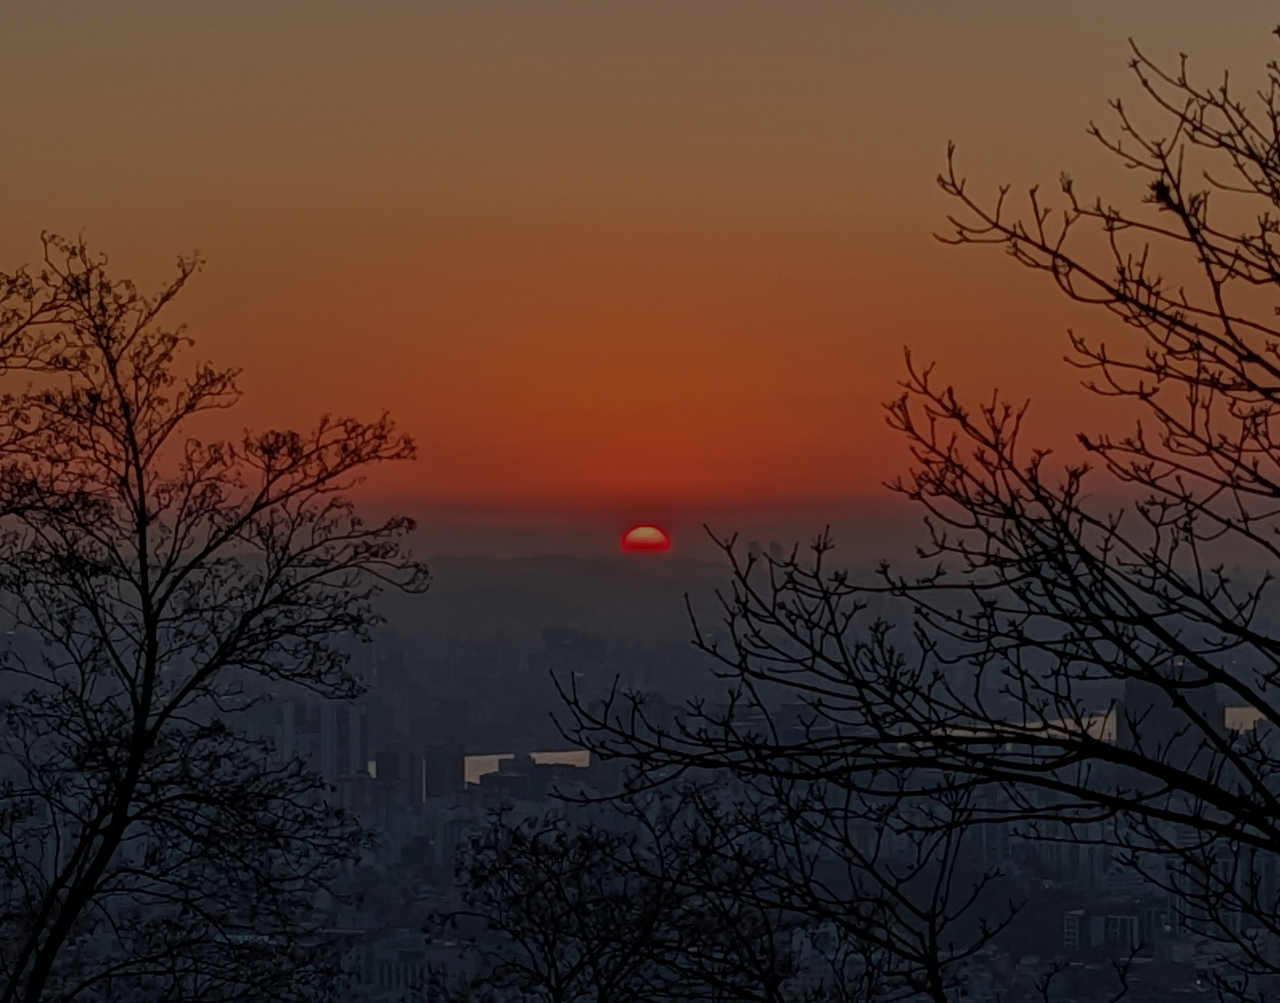
<file: index.html>
<!DOCTYPE html>
<!--[if lt IE 7]>      <html lang="en" class="no-js lt-ie9 lt-ie8 lt-ie7"> <![endif]-->
<!--[if IE 7]>         <html lang="en" class="no-js lt-ie9 lt-ie8"> <![endif]-->
<!--[if IE 8]>         <html lang="en" class="no-js lt-ie9"> <![endif]-->
<!--[if gt IE 8]><!--> <html lang="en" class="no-js"> <!--<![endif]-->
<head>

  <meta charset="utf-8">
  <meta http-equiv="X-UA-Compatible" content="IE=edge">
  <title>Example Website Title</title>
  <meta name="viewport" content="width=device-width, initial-scale=1">
  <meta name="description" content="Example Website Description" />

  <!-- Place favicon.ico and apple-touch-icon.png in the root directory -->
  <link rel="shortcut icon" href="favicon.ico">

  <link href='https://fonts.googleapis.com/css?family=Source+Sans+Pro:400,300,600,400italic,700' rel='stylesheet' type='text/css'>
  <link href="https://fonts.googleapis.com/css?family=Clicker+Script" rel="stylesheet">

  <!-- Animate.css -->
  <link rel="stylesheet" href="css/animate.css">
  <!-- Icomoon Icon Fonts-->
  <link rel="stylesheet" href="css/icomoon.css">
  <!-- Bootstrap  -->
  <link rel="stylesheet" href="css/bootstrap.css">

  <link rel="stylesheet" href="css/style.css">

  <!-- Modernizr JS -->
  <script src="js/modernizr-2.6.2.min.js"></script>
  <!-- FOR IE9 below -->
  <!--[if lt IE 9]>
  <script src="js/respond.min.js"></script>
  <![endif]-->

</head>
<body>
<div id="page-started" class="page-bg" data-section="rsvp" data-stellar-background-ratio="0.5">
  <div class="overlay"></div>
  <div class="container">
    <div class="row animate-box">
      <div class="col-md-8 col-md-offset-2">
        <div class="col-md-12 text-center section-heading svg-sm colored">
          <img src="./images/logo.png" class="svg">
          <h2>Book</h2>
          <div class="row">
            <div class="col-md-10 col-md-offset-1 subtext">
              <h3>Write some details here for booking</h3>
            </div>
          </div>
        </div>
      </div>
    </div>
    <div class="row animate-box">
      <div class="col-md-10 col-md-offset-1" style="color: #FFFFFFCC; padding-top: 10px; padding-bottom: 20px;background-color: #00000088">



        <form class="form-inline" name="gform" id="gform" enctype="text/plain" action="https://docs.google.com/forms/d/e/longlineofrandomtextgoeshere/formResponse?" target="hidden_iframe" onsubmit="submitted=true;">
          <div class="col-md-12 col-sm-12">
            <div class="form-group">
              <span style="color:#FFFFFFCC">First Question</span>
              <label for="entry.86821037" class="sr-only">First Question</label>
              <textarea rows="1" name="entry.86821037" id="entry.86821037" class="form-control" style="resize: none; padding-top: 10px; padding-bottom: 10px; color: #000000"></textarea>
            </div>
          </div>
          <div class="col-md-4 col-sm-4">
            <input checked type="radio" name="entry.103651376" id="entry.103651376.Yes" class="" value="Yes">
            <label id="label-yes" for="entry.103651376.Yes" style="font-weight: normal;font-size: 18px; color:#FFFFFFCC">Choice One</label>
            <br>
            <input type="radio" name="entry.103651376" id="entry.103651376.No" class="" value="No">
            <label id="label-no" for="entry.103651376.No" style="font-weight: normal;font-size: 18px; color:#FFFFFFCC">Choice Two</label>
          </div>
          <div class="col-md-12 col-sm-12">
            <br />
            <div class="form-group">
              <span style="color:#FFFFFFCC">Freeform Text Box</span>
              <label for="entry.1649873158" class="sr-only">Freeform Text Box</label>
              <textarea name="entry.1649873158" id="entry.1649873158" class="form-control" style="resize: none; color: #000000"></textarea>
            </div>
          </div>
          <div class="col-md-12 col-sm-12">
            <input type="submit" value="Submit" class="btn btn-default btn-block">
          </div>
        </form>

        <script src="js/jquery.min.js"></script>
        <script type="text/javascript">var submitted=false;</script>
        <script type="text/javascript">
          $('#gform').on('submit', function(e) {
            $('#gform *').fadeOut(200);
            $('#gform').prepend('Thank you, you have made your booking!');
            window.setTimeout(function(){
              window.location.href = "https://www.cj4dplex.com/";
            }, 3500);
          });
        </script>

        <iframe name="hidden_iframe" id="hidden_iframe" style="display:none;" onload="if(submitted) {}"></iframe>



      </div>
    </div>
  </div>
</div>

<!-- jQuery -->
<script src="js/jquery.min.js"></script>
<!-- jQuery Easing -->
<script src="js/jquery.easing.1.3.js"></script>
<!-- Bootstrap -->
<script src="js/bootstrap.min.js"></script>
<!-- Waypoints -->
<script src="js/jquery.waypoints.min.js"></script>
<!-- Parallax -->
<script src="js/jquery.stellar.min.js"></script>
<!-- Main JS (Do not remove) -->
<script src="js/rsvp.js"></script>

</body>
</html>
</file>
<file: css/icomoon.css>
@font-face {
	font-family: 'icomoon';
	src:url('../fonts/icomoon/icomoon.eot?qtatmt');
	src:url('../fonts/icomoon/icomoon.eot?qtatmt#iefix') format('embedded-opentype'),
		url('../fonts/icomoon/icomoon.ttf?qtatmt') format('truetype'),
		url('../fonts/icomoon/icomoon.woff?qtatmt') format('woff'),
		url('../fonts/icomoon/icomoon.svg?qtatmt#icomoon') format('svg');
	font-weight: normal;
	font-style: normal;
}

[class^="icon-"], [class*=" icon-"] {
	font-family: 'icomoon';
	speak: none;
	font-style: normal;
	font-weight: normal;
	font-variant: normal;
	text-transform: none;
	line-height: 1;

	/* Better Font Rendering =========== */
	-webkit-font-smoothing: antialiased;
	-moz-osx-font-smoothing: grayscale;
}

.icon-glass:before {
	content: "\f000";
}
.icon-music:before {
	content: "\f001";
}
.icon-search2:before {
	content: "\f002";
}
.icon-envelope-o:before {
	content: "\f003";
}
.icon-heart:before {
	content: "\f004";
}
.icon-star:before {
	content: "\f005";
}
.icon-star-o:before {
	content: "\f006";
}
.icon-user:before {
	content: "\f007";
}
.icon-film:before {
	content: "\f008";
}
.icon-th-large:before {
	content: "\f009";
}
.icon-th:before {
	content: "\f00a";
}
.icon-th-list:before {
	content: "\f00b";
}
.icon-check:before {
	content: "\f00c";
}
.icon-close:before {
	content: "\f00d";
}
.icon-remove:before {
	content: "\f00d";
}
.icon-times:before {
	content: "\f00d";
}
.icon-search-plus:before {
	content: "\f00e";
}
.icon-search-minus:before {
	content: "\f010";
}
.icon-power-off:before {
	content: "\f011";
}
.icon-signal:before {
	content: "\f012";
}
.icon-cog:before {
	content: "\f013";
}
.icon-gear:before {
	content: "\f013";
}
.icon-trash-o:before {
	content: "\f014";
}
.icon-home:before {
	content: "\f015";
}
.icon-file-o:before {
	content: "\f016";
}
.icon-clock-o:before {
	content: "\f017";
}
.icon-road:before {
	content: "\f018";
}
.icon-download:before {
	content: "\f019";
}
.icon-arrow-circle-o-down:before {
	content: "\f01a";
}
.icon-arrow-circle-o-up:before {
	content: "\f01b";
}
.icon-inbox:before {
	content: "\f01c";
}
.icon-play-circle-o:before {
	content: "\f01d";
}
.icon-repeat2:before {
	content: "\f01e";
}
.icon-rotate-right:before {
	content: "\f01e";
}
.icon-refresh:before {
	content: "\f021";
}
.icon-list-alt:before {
	content: "\f022";
}
.icon-lock:before {
	content: "\f023";
}
.icon-flag:before {
	content: "\f024";
}
.icon-headphones:before {
	content: "\f025";
}
.icon-volume-off:before {
	content: "\f026";
}
.icon-volume-down:before {
	content: "\f027";
}
.icon-volume-up:before {
	content: "\f028";
}
.icon-qrcode:before {
	content: "\f029";
}
.icon-barcode:before {
	content: "\f02a";
}
.icon-tag:before {
	content: "\f02b";
}
.icon-tags:before {
	content: "\f02c";
}
.icon-book:before {
	content: "\f02d";
}
.icon-bookmark:before {
	content: "\f02e";
}
.icon-print:before {
	content: "\f02f";
}
.icon-camera:before {
	content: "\f030";
}
.icon-font:before {
	content: "\f031";
}
.icon-bold:before {
	content: "\f032";
}
.icon-italic:before {
	content: "\f033";
}
.icon-text-height:before {
	content: "\f034";
}
.icon-text-width:before {
	content: "\f035";
}
.icon-align-left:before {
	content: "\f036";
}
.icon-align-center2:before {
	content: "\f037";
}
.icon-align-right:before {
	content: "\f038";
}
.icon-align-justify2:before {
	content: "\f039";
}
.icon-list:before {
	content: "\f03a";
}
.icon-dedent:before {
	content: "\f03b";
}
.icon-outdent:before {
	content: "\f03b";
}
.icon-indent:before {
	content: "\f03c";
}
.icon-video-camera:before {
	content: "\f03d";
}
.icon-image:before {
	content: "\f03e";
}
.icon-photo:before {
	content: "\f03e";
}
.icon-picture-o:before {
	content: "\f03e";
}
.icon-pencil:before {
	content: "\f040";
}
.icon-map-marker:before {
	content: "\f041";
}
.icon-adjust:before {
	content: "\f042";
}
.icon-tint:before {
	content: "\f043";
}
.icon-edit:before {
	content: "\f044";
}
.icon-pencil-square-o:before {
	content: "\f044";
}
.icon-share-square-o:before {
	content: "\f045";
}
.icon-check-square-o:before {
	content: "\f046";
}
.icon-arrows:before {
	content: "\f047";
}
.icon-step-backward:before {
	content: "\f048";
}
.icon-fast-backward:before {
	content: "\f049";
}
.icon-backward:before {
	content: "\f04a";
}
.icon-play2:before {
	content: "\f04b";
}
.icon-pause2:before {
	content: "\f04c";
}
.icon-stop2:before {
	content: "\f04d";
}
.icon-forward:before {
	content: "\f04e";
}
.icon-fast-forward2:before {
	content: "\f050";
}
.icon-step-forward:before {
	content: "\f051";
}
.icon-eject:before {
	content: "\f052";
}
.icon-chevron-left:before {
	content: "\f053";
}
.icon-chevron-right:before {
	content: "\f054";
}
.icon-plus-circle:before {
	content: "\f055";
}
.icon-minus-circle:before {
	content: "\f056";
}
.icon-times-circle:before {
	content: "\f057";
}
.icon-check-circle:before {
	content: "\f058";
}
.icon-question-circle:before {
	content: "\f059";
}
.icon-info-circle:before {
	content: "\f05a";
}
.icon-crosshairs:before {
	content: "\f05b";
}
.icon-times-circle-o:before {
	content: "\f05c";
}
.icon-check-circle-o:before {
	content: "\f05d";
}
.icon-ban2:before {
	content: "\f05e";
}
.icon-arrow-left:before {
	content: "\f060";
}
.icon-arrow-right:before {
	content: "\f061";
}
.icon-arrow-up:before {
	content: "\f062";
}
.icon-arrow-down:before {
	content: "\f063";
}
.icon-mail-forward:before {
	content: "\f064";
}
.icon-share:before {
	content: "\f064";
}
.icon-expand2:before {
	content: "\f065";
}
.icon-compress:before {
	content: "\f066";
}
.icon-plus:before {
	content: "\f067";
}
.icon-minus:before {
	content: "\f068";
}
.icon-asterisk:before {
	content: "\f069";
}
.icon-exclamation-circle:before {
	content: "\f06a";
}
.icon-gift:before {
	content: "\f06b";
}
.icon-leaf:before {
	content: "\f06c";
}
.icon-fire:before {
	content: "\f06d";
}
.icon-eye:before {
	content: "\f06e";
}
.icon-eye-slash:before {
	content: "\f070";
}
.icon-exclamation-triangle:before {
	content: "\f071";
}
.icon-warning:before {
	content: "\f071";
}
.icon-plane:before {
	content: "\f072";
}
.icon-calendar:before {
	content: "\f073";
}
.icon-random:before {
	content: "\f074";
}
.icon-comment:before {
	content: "\f075";
}
.icon-magnet:before {
	content: "\f076";
}
.icon-chevron-up:before {
	content: "\f077";
}
.icon-chevron-down:before {
	content: "\f078";
}
.icon-retweet:before {
	content: "\f079";
}
.icon-shopping-cart:before {
	content: "\f07a";
}
.icon-folder:before {
	content: "\f07b";
}
.icon-folder-open:before {
	content: "\f07c";
}
.icon-arrows-v:before {
	content: "\f07d";
}
.icon-arrows-h:before {
	content: "\f07e";
}
.icon-bar-chart:before {
	content: "\f080";
}
.icon-bar-chart-o:before {
	content: "\f080";
}
.icon-twitter-square:before {
	content: "\f081";
}
.icon-facebook-square:before {
	content: "\f082";
}
.icon-camera-retro:before {
	content: "\f083";
}
.icon-key:before {
	content: "\f084";
}
.icon-cogs:before {
	content: "\f085";
}
.icon-gears:before {
	content: "\f085";
}
.icon-comments:before {
	content: "\f086";
}
.icon-thumbs-o-up:before {
	content: "\f087";
}
.icon-thumbs-o-down:before {
	content: "\f088";
}
.icon-star-half:before {
	content: "\f089";
}
.icon-heart-o:before {
	content: "\f08a";
}
.icon-sign-out:before {
	content: "\f08b";
}
.icon-linkedin-square:before {
	content: "\f08c";
}
.icon-thumb-tack:before {
	content: "\f08d";
}
.icon-external-link:before {
	content: "\f08e";
}
.icon-sign-in:before {
	content: "\f090";
}
.icon-trophy:before {
	content: "\f091";
}
.icon-github-square:before {
	content: "\f092";
}
.icon-upload:before {
	content: "\f093";
}
.icon-lemon-o:before {
	content: "\f094";
}
.icon-phone:before {
	content: "\f095";
}
.icon-square-o:before {
	content: "\f096";
}
.icon-bookmark-o:before {
	content: "\f097";
}
.icon-phone-square:before {
	content: "\f098";
}
.icon-twitter:before {
	content: "\f099";
}
.icon-facebook:before {
	content: "\f09a";
}
.icon-facebook-f:before {
	content: "\f09a";
}
.icon-github:before {
	content: "\f09b";
}
.icon-unlock2:before {
	content: "\f09c";
}
.icon-credit-card:before {
	content: "\f09d";
}
.icon-feed:before {
	content: "\f09e";
}
.icon-rss:before {
	content: "\f09e";
}
.icon-hdd-o:before {
	content: "\f0a0";
}
.icon-bullhorn:before {
	content: "\f0a1";
}
.icon-bell-o:before {
	content: "\f0a2";
}
.icon-certificate:before {
	content: "\f0a3";
}
.icon-hand-o-right:before {
	content: "\f0a4";
}
.icon-hand-o-left:before {
	content: "\f0a5";
}
.icon-hand-o-up:before {
	content: "\f0a6";
}
.icon-hand-o-down:before {
	content: "\f0a7";
}
.icon-arrow-circle-left:before {
	content: "\f0a8";
}
.icon-arrow-circle-right:before {
	content: "\f0a9";
}
.icon-arrow-circle-up:before {
	content: "\f0aa";
}
.icon-arrow-circle-down:before {
	content: "\f0ab";
}
.icon-globe:before {
	content: "\f0ac";
}
.icon-wrench:before {
	content: "\f0ad";
}
.icon-tasks:before {
	content: "\f0ae";
}
.icon-filter:before {
	content: "\f0b0";
}
.icon-briefcase:before {
	content: "\f0b1";
}
.icon-arrows-alt:before {
	content: "\f0b2";
}
.icon-group:before {
	content: "\f0c0";
}
.icon-users:before {
	content: "\f0c0";
}
.icon-chain:before {
	content: "\f0c1";
}
.icon-link:before {
	content: "\f0c1";
}
.icon-cloud:before {
	content: "\f0c2";
}
.icon-flask:before {
	content: "\f0c3";
}
.icon-cut:before {
	content: "\f0c4";
}
.icon-scissors:before {
	content: "\f0c4";
}
.icon-copy:before {
	content: "\f0c5";
}
.icon-files-o:before {
	content: "\f0c5";
}
.icon-paperclip:before {
	content: "\f0c6";
}
.icon-floppy-o:before {
	content: "\f0c7";
}
.icon-save:before {
	content: "\f0c7";
}
.icon-square:before {
	content: "\f0c8";
}
.icon-bars:before {
	content: "\f0c9";
}
.icon-navicon:before {
	content: "\f0c9";
}
.icon-reorder:before {
	content: "\f0c9";
}
.icon-list-ul:before {
	content: "\f0ca";
}
.icon-list-ol:before {
	content: "\f0cb";
}
.icon-strikethrough:before {
	content: "\f0cc";
}
.icon-underline:before {
	content: "\f0cd";
}
.icon-table:before {
	content: "\f0ce";
}
.icon-magic:before {
	content: "\f0d0";
}
.icon-truck:before {
	content: "\f0d1";
}
.icon-pinterest:before {
	content: "\f0d2";
}
.icon-pinterest-square:before {
	content: "\f0d3";
}
.icon-google-plus-square:before {
	content: "\f0d4";
}
.icon-google-plus:before {
	content: "\f0d5";
}
.icon-money:before {
	content: "\f0d6";
}
.icon-caret-down:before {
	content: "\f0d7";
}
.icon-caret-up:before {
	content: "\f0d8";
}
.icon-caret-left:before {
	content: "\f0d9";
}
.icon-caret-right:before {
	content: "\f0da";
}
.icon-columns2:before {
	content: "\f0db";
}
.icon-sort:before {
	content: "\f0dc";
}
.icon-unsorted:before {
	content: "\f0dc";
}
.icon-sort-desc:before {
	content: "\f0dd";
}
.icon-sort-down:before {
	content: "\f0dd";
}
.icon-sort-asc:before {
	content: "\f0de";
}
.icon-sort-up:before {
	content: "\f0de";
}
.icon-envelope:before {
	content: "\f0e0";
}
.icon-linkedin:before {
	content: "\f0e1";
}
.icon-rotate-left:before {
	content: "\f0e2";
}
.icon-undo:before {
	content: "\f0e2";
}
.icon-gavel:before {
	content: "\f0e3";
}
.icon-legal:before {
	content: "\f0e3";
}
.icon-dashboard:before {
	content: "\f0e4";
}
.icon-tachometer:before {
	content: "\f0e4";
}
.icon-comment-o:before {
	content: "\f0e5";
}
.icon-comments-o:before {
	content: "\f0e6";
}
.icon-bolt:before {
	content: "\f0e7";
}
.icon-flash:before {
	content: "\f0e7";
}
.icon-sitemap:before {
	content: "\f0e8";
}
.icon-umbrella2:before {
	content: "\f0e9";
}
.icon-clipboard:before {
	content: "\f0ea";
}
.icon-paste:before {
	content: "\f0ea";
}
.icon-lightbulb-o:before {
	content: "\f0eb";
}
.icon-exchange:before {
	content: "\f0ec";
}
.icon-cloud-download2:before {
	content: "\f0ed";
}
.icon-cloud-upload2:before {
	content: "\f0ee";
}
.icon-user-md:before {
	content: "\f0f0";
}
.icon-stethoscope:before {
	content: "\f0f1";
}
.icon-suitcase:before {
	content: "\f0f2";
}
.icon-bell:before {
	content: "\f0f3";
}
.icon-coffee:before {
	content: "\f0f4";
}
.icon-cutlery:before {
	content: "\f0f5";
}
.icon-file-text-o:before {
	content: "\f0f6";
}
.icon-building-o:before {
	content: "\f0f7";
}
.icon-hospital-o:before {
	content: "\f0f8";
}
.icon-ambulance:before {
	content: "\f0f9";
}
.icon-medkit:before {
	content: "\f0fa";
}
.icon-fighter-jet:before {
	content: "\f0fb";
}
.icon-beer:before {
	content: "\f0fc";
}
.icon-h-square:before {
	content: "\f0fd";
}
.icon-plus-square:before {
	content: "\f0fe";
}
.icon-angle-double-left:before {
	content: "\f100";
}
.icon-angle-double-right:before {
	content: "\f101";
}
.icon-angle-double-up:before {
	content: "\f102";
}
.icon-angle-double-down:before {
	content: "\f103";
}
.icon-angle-left:before {
	content: "\f104";
}
.icon-angle-right:before {
	content: "\f105";
}
.icon-angle-up:before {
	content: "\f106";
}
.icon-angle-down:before {
	content: "\f107";
}
.icon-desktop:before {
	content: "\f108";
}
.icon-laptop:before {
	content: "\f109";
}
.icon-tablet:before {
	content: "\f10a";
}
.icon-mobile:before {
	content: "\f10b";
}
.icon-mobile-phone:before {
	content: "\f10b";
}
.icon-circle-o:before {
	content: "\f10c";
}
.icon-quote-left:before {
	content: "\f10d";
}
.icon-quote-right:before {
	content: "\f10e";
}
.icon-spinner:before {
	content: "\f110";
}
.icon-circle:before {
	content: "\f111";
}
.icon-mail-reply:before {
	content: "\f112";
}
.icon-reply:before {
	content: "\f112";
}
.icon-github-alt:before {
	content: "\f113";
}
.icon-folder-o:before {
	content: "\f114";
}
.icon-folder-open-o:before {
	content: "\f115";
}
.icon-smile-o:before {
	content: "\f118";
}
.icon-frown-o:before {
	content: "\f119";
}
.icon-meh-o:before {
	content: "\f11a";
}
.icon-gamepad:before {
	content: "\f11b";
}
.icon-keyboard-o:before {
	content: "\f11c";
}
.icon-flag-o:before {
	content: "\f11d";
}
.icon-flag-checkered:before {
	content: "\f11e";
}
.icon-terminal:before {
	content: "\f120";
}
.icon-code:before {
	content: "\f121";
}
.icon-mail-reply-all:before {
	content: "\f122";
}
.icon-reply-all:before {
	content: "\f122";
}
.icon-star-half-empty:before {
	content: "\f123";
}
.icon-star-half-full:before {
	content: "\f123";
}
.icon-star-half-o:before {
	content: "\f123";
}
.icon-location-arrow:before {
	content: "\f124";
}
.icon-crop:before {
	content: "\f125";
}
.icon-code-fork:before {
	content: "\f126";
}
.icon-chain-broken:before {
	content: "\f127";
}
.icon-unlink:before {
	content: "\f127";
}
.icon-question:before {
	content: "\f128";
}
.icon-info:before {
	content: "\f129";
}
.icon-exclamation:before {
	content: "\f12a";
}
.icon-superscript:before {
	content: "\f12b";
}
.icon-subscript:before {
	content: "\f12c";
}
.icon-eraser:before {
	content: "\f12d";
}
.icon-puzzle-piece:before {
	content: "\f12e";
}
.icon-microphone2:before {
	content: "\f130";
}
.icon-microphone-slash:before {
	content: "\f131";
}
.icon-shield:before {
	content: "\f132";
}
.icon-calendar-o:before {
	content: "\f133";
}
.icon-fire-extinguisher:before {
	content: "\f134";
}
.icon-rocket:before {
	content: "\f135";
}
.icon-maxcdn:before {
	content: "\f136";
}
.icon-chevron-circle-left:before {
	content: "\f137";
}
.icon-chevron-circle-right:before {
	content: "\f138";
}
.icon-chevron-circle-up:before {
	content: "\f139";
}
.icon-chevron-circle-down:before {
	content: "\f13a";
}
.icon-html5:before {
	content: "\f13b";
}
.icon-css3:before {
	content: "\f13c";
}
.icon-anchor2:before {
	content: "\f13d";
}
.icon-unlock-alt:before {
	content: "\f13e";
}
.icon-bullseye:before {
	content: "\f140";
}
.icon-ellipsis-h:before {
	content: "\f141";
}
.icon-ellipsis-v:before {
	content: "\f142";
}
.icon-rss-square:before {
	content: "\f143";
}
.icon-play-circle:before {
	content: "\f144";
}
.icon-ticket:before {
	content: "\f145";
}
.icon-minus-square:before {
	content: "\f146";
}
.icon-minus-square-o:before {
	content: "\f147";
}
.icon-level-up:before {
	content: "\f148";
}
.icon-level-down:before {
	content: "\f149";
}
.icon-check-square:before {
	content: "\f14a";
}
.icon-pencil-square:before {
	content: "\f14b";
}
.icon-external-link-square:before {
	content: "\f14c";
}
.icon-share-square:before {
	content: "\f14d";
}
.icon-compass:before {
	content: "\f14e";
}
.icon-caret-square-o-down:before {
	content: "\f150";
}
.icon-toggle-down:before {
	content: "\f150";
}
.icon-caret-square-o-up:before {
	content: "\f151";
}
.icon-toggle-up:before {
	content: "\f151";
}
.icon-caret-square-o-right:before {
	content: "\f152";
}
.icon-toggle-right:before {
	content: "\f152";
}
.icon-eur:before {
	content: "\f153";
}
.icon-euro:before {
	content: "\f153";
}
.icon-gbp:before {
	content: "\f154";
}
.icon-dollar:before {
	content: "\f155";
}
.icon-usd:before {
	content: "\f155";
}
.icon-inr:before {
	content: "\f156";
}
.icon-rupee:before {
	content: "\f156";
}
.icon-cny:before {
	content: "\f157";
}
.icon-jpy:before {
	content: "\f157";
}
.icon-rmb:before {
	content: "\f157";
}
.icon-yen:before {
	content: "\f157";
}
.icon-rouble:before {
	content: "\f158";
}
.icon-rub:before {
	content: "\f158";
}
.icon-ruble:before {
	content: "\f158";
}
.icon-krw:before {
	content: "\f159";
}
.icon-won:before {
	content: "\f159";
}
.icon-bitcoin:before {
	content: "\f15a";
}
.icon-btc:before {
	content: "\f15a";
}
.icon-file2:before {
	content: "\f15b";
}
.icon-file-text:before {
	content: "\f15c";
}
.icon-sort-alpha-asc:before {
	content: "\f15d";
}
.icon-sort-alpha-desc:before {
	content: "\f15e";
}
.icon-sort-amount-asc:before {
	content: "\f160";
}
.icon-sort-amount-desc:before {
	content: "\f161";
}
.icon-sort-numeric-asc:before {
	content: "\f162";
}
.icon-sort-numeric-desc:before {
	content: "\f163";
}
.icon-thumbs-up:before {
	content: "\f164";
}
.icon-thumbs-down:before {
	content: "\f165";
}
.icon-youtube-square:before {
	content: "\f166";
}
.icon-youtube:before {
	content: "\f167";
}
.icon-xing:before {
	content: "\f168";
}
.icon-xing-square:before {
	content: "\f169";
}
.icon-youtube-play:before {
	content: "\f16a";
}
.icon-dropbox:before {
	content: "\f16b";
}
.icon-stack-overflow:before {
	content: "\f16c";
}
.icon-instagram:before {
	content: "\f16d";
}
.icon-flickr:before {
	content: "\f16e";
}
.icon-adn:before {
	content: "\f170";
}
.icon-bitbucket:before {
	content: "\f171";
}
.icon-bitbucket-square:before {
	content: "\f172";
}
.icon-tumblr:before {
	content: "\f173";
}
.icon-tumblr-square:before {
	content: "\f174";
}
.icon-long-arrow-down:before {
	content: "\f175";
}
.icon-long-arrow-up:before {
	content: "\f176";
}
.icon-long-arrow-left:before {
	content: "\f177";
}
.icon-long-arrow-right:before {
	content: "\f178";
}
.icon-apple:before {
	content: "\f179";
}
.icon-windows:before {
	content: "\f17a";
}
.icon-android:before {
	content: "\f17b";
}
.icon-linux:before {
	content: "\f17c";
}
.icon-dribbble:before {
	content: "\f17d";
}
.icon-skype:before {
	content: "\f17e";
}
.icon-foursquare:before {
	content: "\f180";
}
.icon-trello:before {
	content: "\f181";
}
.icon-female:before {
	content: "\f182";
}
.icon-male:before {
	content: "\f183";
}
.icon-gittip:before {
	content: "\f184";
}
.icon-gratipay:before {
	content: "\f184";
}
.icon-sun-o:before {
	content: "\f185";
}
.icon-moon-o:before {
	content: "\f186";
}
.icon-archive:before {
	content: "\f187";
}
.icon-bug:before {
	content: "\f188";
}
.icon-vk:before {
	content: "\f189";
}
.icon-weibo:before {
	content: "\f18a";
}
.icon-renren:before {
	content: "\f18b";
}
.icon-pagelines:before {
	content: "\f18c";
}
.icon-stack-exchange:before {
	content: "\f18d";
}
.icon-arrow-circle-o-right:before {
	content: "\f18e";
}
.icon-arrow-circle-o-left:before {
	content: "\f190";
}
.icon-caret-square-o-left:before {
	content: "\f191";
}
.icon-toggle-left:before {
	content: "\f191";
}
.icon-dot-circle-o:before {
	content: "\f192";
}
.icon-wheelchair:before {
	content: "\f193";
}
.icon-vimeo-square:before {
	content: "\f194";
}
.icon-try:before {
	content: "\f195";
}
.icon-turkish-lira:before {
	content: "\f195";
}
.icon-plus-square-o:before {
	content: "\f196";
}
.icon-space-shuttle:before {
	content: "\f197";
}
.icon-slack:before {
	content: "\f198";
}
.icon-envelope-square:before {
	content: "\f199";
}
.icon-wordpress:before {
	content: "\f19a";
}
.icon-openid:before {
	content: "\f19b";
}
.icon-bank:before {
	content: "\f19c";
}
.icon-institution:before {
	content: "\f19c";
}
.icon-university:before {
	content: "\f19c";
}
.icon-graduation-cap:before {
	content: "\f19d";
}
.icon-mortar-board:before {
	content: "\f19d";
}
.icon-yahoo:before {
	content: "\f19e";
}
.icon-google:before {
	content: "\f1a0";
}
.icon-reddit:before {
	content: "\f1a1";
}
.icon-reddit-square:before {
	content: "\f1a2";
}
.icon-stumbleupon-circle:before {
	content: "\f1a3";
}
.icon-stumbleupon:before {
	content: "\f1a4";
}
.icon-delicious:before {
	content: "\f1a5";
}
.icon-digg:before {
	content: "\f1a6";
}
.icon-pied-piper:before {
	content: "\f1a7";
}
.icon-pied-piper-alt:before {
	content: "\f1a8";
}
.icon-drupal:before {
	content: "\f1a9";
}
.icon-joomla:before {
	content: "\f1aa";
}
.icon-language:before {
	content: "\f1ab";
}
.icon-fax:before {
	content: "\f1ac";
}
.icon-building:before {
	content: "\f1ad";
}
.icon-child:before {
	content: "\f1ae";
}
.icon-paw:before {
	content: "\f1b0";
}
.icon-spoon:before {
	content: "\f1b1";
}
.icon-cube:before {
	content: "\f1b2";
}
.icon-cubes:before {
	content: "\f1b3";
}
.icon-behance:before {
	content: "\f1b4";
}
.icon-behance-square:before {
	content: "\f1b5";
}
.icon-steam:before {
	content: "\f1b6";
}
.icon-steam-square:before {
	content: "\f1b7";
}
.icon-recycle:before {
	content: "\f1b8";
}
.icon-automobile:before {
	content: "\f1b9";
}
.icon-car:before {
	content: "\f1b9";
}
.icon-cab:before {
	content: "\f1ba";
}
.icon-taxi:before {
	content: "\f1ba";
}
.icon-tree:before {
	content: "\f1bb";
}
.icon-spotify:before {
	content: "\f1bc";
}
.icon-deviantart:before {
	content: "\f1bd";
}
.icon-soundcloud:before {
	content: "\f1be";
}
.icon-database:before {
	content: "\f1c0";
}
.icon-file-pdf-o:before {
	content: "\f1c1";
}
.icon-file-word-o:before {
	content: "\f1c2";
}
.icon-file-excel-o:before {
	content: "\f1c3";
}
.icon-file-powerpoint-o:before {
	content: "\f1c4";
}
.icon-file-image-o:before {
	content: "\f1c5";
}
.icon-file-photo-o:before {
	content: "\f1c5";
}
.icon-file-picture-o:before {
	content: "\f1c5";
}
.icon-file-archive-o:before {
	content: "\f1c6";
}
.icon-file-zip-o:before {
	content: "\f1c6";
}
.icon-file-audio-o:before {
	content: "\f1c7";
}
.icon-file-sound-o:before {
	content: "\f1c7";
}
.icon-file-movie-o:before {
	content: "\f1c8";
}
.icon-file-video-o:before {
	content: "\f1c8";
}
.icon-file-code-o:before {
	content: "\f1c9";
}
.icon-vine:before {
	content: "\f1ca";
}
.icon-codepen:before {
	content: "\f1cb";
}
.icon-jsfiddle:before {
	content: "\f1cc";
}
.icon-life-bouy:before {
	content: "\f1cd";
}
.icon-life-buoy:before {
	content: "\f1cd";
}
.icon-life-ring:before {
	content: "\f1cd";
}
.icon-life-saver:before {
	content: "\f1cd";
}
.icon-support:before {
	content: "\f1cd";
}
.icon-circle-o-notch:before {
	content: "\f1ce";
}
.icon-ra:before {
	content: "\f1d0";
}
.icon-rebel:before {
	content: "\f1d0";
}
.icon-empire:before {
	content: "\f1d1";
}
.icon-ge:before {
	content: "\f1d1";
}
.icon-git-square:before {
	content: "\f1d2";
}
.icon-git:before {
	content: "\f1d3";
}
.icon-hacker-news:before {
	content: "\f1d4";
}
.icon-y-combinator-square:before {
	content: "\f1d4";
}
.icon-yc-square:before {
	content: "\f1d4";
}
.icon-tencent-weibo:before {
	content: "\f1d5";
}
.icon-qq:before {
	content: "\f1d6";
}
.icon-wechat:before {
	content: "\f1d7";
}
.icon-weixin:before {
	content: "\f1d7";
}
.icon-paper-plane:before {
	content: "\f1d8";
}
.icon-send:before {
	content: "\f1d8";
}
.icon-paper-plane-o:before {
	content: "\f1d9";
}
.icon-send-o:before {
	content: "\f1d9";
}
.icon-history:before {
	content: "\f1da";
}
.icon-circle-thin:before {
	content: "\f1db";
}
.icon-header:before {
	content: "\f1dc";
}
.icon-paragraph2:before {
	content: "\f1dd";
}
.icon-sliders:before {
	content: "\f1de";
}
.icon-share-alt:before {
	content: "\f1e0";
}
.icon-share-alt-square:before {
	content: "\f1e1";
}
.icon-bomb:before {
	content: "\f1e2";
}
.icon-futbol-o:before {
	content: "\f1e3";
}
.icon-soccer-ball-o:before {
	content: "\f1e3";
}
.icon-tty:before {
	content: "\f1e4";
}
.icon-binoculars:before {
	content: "\f1e5";
}
.icon-plug:before {
	content: "\f1e6";
}
.icon-slideshare:before {
	content: "\f1e7";
}
.icon-twitch:before {
	content: "\f1e8";
}
.icon-yelp:before {
	content: "\f1e9";
}
.icon-newspaper-o:before {
	content: "\f1ea";
}
.icon-wifi:before {
	content: "\f1eb";
}
.icon-calculator:before {
	content: "\f1ec";
}
.icon-paypal:before {
	content: "\f1ed";
}
.icon-google-wallet:before {
	content: "\f1ee";
}
.icon-cc-visa:before {
	content: "\f1f0";
}
.icon-cc-mastercard:before {
	content: "\f1f1";
}
.icon-cc-discover:before {
	content: "\f1f2";
}
.icon-cc-amex:before {
	content: "\f1f3";
}
.icon-cc-paypal:before {
	content: "\f1f4";
}
.icon-cc-stripe:before {
	content: "\f1f5";
}
.icon-bell-slash:before {
	content: "\f1f6";
}
.icon-bell-slash-o:before {
	content: "\f1f7";
}
.icon-trash:before {
	content: "\f1f8";
}
.icon-copyright:before {
	content: "\f1f9";
}
.icon-at:before {
	content: "\f1fa";
}
.icon-eyedropper:before {
	content: "\f1fb";
}
.icon-paint-brush:before {
	content: "\f1fc";
}
.icon-birthday-cake:before {
	content: "\f1fd";
}
.icon-area-chart:before {
	content: "\f1fe";
}
.icon-pie-chart:before {
	content: "\f200";
}
.icon-line-chart:before {
	content: "\f201";
}
.icon-lastfm:before {
	content: "\f202";
}
.icon-lastfm-square:before {
	content: "\f203";
}
.icon-toggle-off:before {
	content: "\f204";
}
.icon-toggle-on:before {
	content: "\f205";
}
.icon-bicycle:before {
	content: "\f206";
}
.icon-bus:before {
	content: "\f207";
}
.icon-ioxhost:before {
	content: "\f208";
}
.icon-angellist:before {
	content: "\f209";
}
.icon-cc:before {
	content: "\f20a";
}
.icon-ils:before {
	content: "\f20b";
}
.icon-shekel:before {
	content: "\f20b";
}
.icon-sheqel:before {
	content: "\f20b";
}
.icon-meanpath:before {
	content: "\f20c";
}
.icon-buysellads:before {
	content: "\f20d";
}
.icon-connectdevelop:before {
	content: "\f20e";
}
.icon-dashcube:before {
	content: "\f210";
}
.icon-forumbee:before {
	content: "\f211";
}
.icon-leanpub:before {
	content: "\f212";
}
.icon-sellsy:before {
	content: "\f213";
}
.icon-shirtsinbulk:before {
	content: "\f214";
}
.icon-simplybuilt:before {
	content: "\f215";
}
.icon-skyatlas:before {
	content: "\f216";
}
.icon-cart-plus:before {
	content: "\f217";
}
.icon-cart-arrow-down:before {
	content: "\f218";
}
.icon-diamond:before {
	content: "\f219";
}
.icon-ship:before {
	content: "\f21a";
}
.icon-user-secret:before {
	content: "\f21b";
}
.icon-motorcycle:before {
	content: "\f21c";
}
.icon-street-view:before {
	content: "\f21d";
}
.icon-heartbeat:before {
	content: "\f21e";
}
.icon-venus:before {
	content: "\f221";
}
.icon-mars:before {
	content: "\f222";
}
.icon-mercury:before {
	content: "\f223";
}
.icon-intersex:before {
	content: "\f224";
}
.icon-transgender:before {
	content: "\f224";
}
.icon-transgender-alt:before {
	content: "\f225";
}
.icon-venus-double:before {
	content: "\f226";
}
.icon-mars-double:before {
	content: "\f227";
}
.icon-venus-mars:before {
	content: "\f228";
}
.icon-mars-stroke:before {
	content: "\f229";
}
.icon-mars-stroke-v:before {
	content: "\f22a";
}
.icon-mars-stroke-h:before {
	content: "\f22b";
}
.icon-neuter:before {
	content: "\f22c";
}
.icon-genderless:before {
	content: "\f22d";
}
.icon-facebook-official:before {
	content: "\f230";
}
.icon-pinterest-p:before {
	content: "\f231";
}
.icon-whatsapp:before {
	content: "\f232";
}
.icon-server2:before {
	content: "\f233";
}
.icon-user-plus:before {
	content: "\f234";
}
.icon-user-times:before {
	content: "\f235";
}
.icon-bed:before {
	content: "\f236";
}
.icon-hotel:before {
	content: "\f236";
}
.icon-viacoin:before {
	content: "\f237";
}
.icon-train:before {
	content: "\f238";
}
.icon-subway:before {
	content: "\f239";
}
.icon-medium:before {
	content: "\f23a";
}
.icon-y-combinator:before {
	content: "\f23b";
}
.icon-yc:before {
	content: "\f23b";
}
.icon-optin-monster:before {
	content: "\f23c";
}
.icon-opencart:before {
	content: "\f23d";
}
.icon-expeditedssl:before {
	content: "\f23e";
}
.icon-battery-4:before {
	content: "\f240";
}
.icon-battery-full:before {
	content: "\f240";
}
.icon-battery-3:before {
	content: "\f241";
}
.icon-battery-three-quarters:before {
	content: "\f241";
}
.icon-battery-2:before {
	content: "\f242";
}
.icon-battery-half:before {
	content: "\f242";
}
.icon-battery-1:before {
	content: "\f243";
}
.icon-battery-quarter:before {
	content: "\f243";
}
.icon-battery-0:before {
	content: "\f244";
}
.icon-battery-empty:before {
	content: "\f244";
}
.icon-mouse-pointer:before {
	content: "\f245";
}
.icon-i-cursor:before {
	content: "\f246";
}
.icon-object-group:before {
	content: "\f247";
}
.icon-object-ungroup:before {
	content: "\f248";
}
.icon-sticky-note:before {
	content: "\f249";
}
.icon-sticky-note-o:before {
	content: "\f24a";
}
.icon-cc-jcb:before {
	content: "\f24b";
}
.icon-cc-diners-club:before {
	content: "\f24c";
}
.icon-clone:before {
	content: "\f24d";
}
.icon-balance-scale:before {
	content: "\f24e";
}
.icon-hourglass-o:before {
	content: "\f250";
}
.icon-hourglass-1:before {
	content: "\f251";
}
.icon-hourglass-start:before {
	content: "\f251";
}
.icon-hourglass-2:before {
	content: "\f252";
}
.icon-hourglass-half:before {
	content: "\f252";
}
.icon-hourglass-3:before {
	content: "\f253";
}
.icon-hourglass-end:before {
	content: "\f253";
}
.icon-hourglass:before {
	content: "\f254";
}
.icon-hand-grab-o:before {
	content: "\f255";
}
.icon-hand-rock-o:before {
	content: "\f255";
}
.icon-hand-paper-o:before {
	content: "\f256";
}
.icon-hand-stop-o:before {
	content: "\f256";
}
.icon-hand-scissors-o:before {
	content: "\f257";
}
.icon-hand-lizard-o:before {
	content: "\f258";
}
.icon-hand-spock-o:before {
	content: "\f259";
}
.icon-hand-pointer-o:before {
	content: "\f25a";
}
.icon-hand-peace-o:before {
	content: "\f25b";
}
.icon-trademark:before {
	content: "\f25c";
}
.icon-registered:before {
	content: "\f25d";
}
.icon-creative-commons:before {
	content: "\f25e";
}
.icon-gg:before {
	content: "\f260";
}
.icon-gg-circle:before {
	content: "\f261";
}
.icon-tripadvisor:before {
	content: "\f262";
}
.icon-odnoklassniki:before {
	content: "\f263";
}
.icon-odnoklassniki-square:before {
	content: "\f264";
}
.icon-get-pocket:before {
	content: "\f265";
}
.icon-wikipedia-w:before {
	content: "\f266";
}
.icon-safari:before {
	content: "\f267";
}
.icon-chrome:before {
	content: "\f268";
}
.icon-firefox:before {
	content: "\f269";
}
.icon-opera:before {
	content: "\f26a";
}
.icon-internet-explorer:before {
	content: "\f26b";
}
.icon-television:before {
	content: "\f26c";
}
.icon-tv:before {
	content: "\f26c";
}
.icon-contao:before {
	content: "\f26d";
}
.icon-500px:before {
	content: "\f26e";
}
.icon-amazon:before {
	content: "\f270";
}
.icon-calendar-plus-o:before {
	content: "\f271";
}
.icon-calendar-minus-o:before {
	content: "\f272";
}
.icon-calendar-times-o:before {
	content: "\f273";
}
.icon-calendar-check-o:before {
	content: "\f274";
}
.icon-industry:before {
	content: "\f275";
}
.icon-map-pin:before {
	content: "\f276";
}
.icon-map-signs:before {
	content: "\f277";
}
.icon-map-o:before {
	content: "\f278";
}
.icon-map:before {
	content: "\f279";
}
.icon-commenting:before {
	content: "\f27a";
}
.icon-commenting-o:before {
	content: "\f27b";
}
.icon-houzz:before {
	content: "\f27c";
}
.icon-vimeo:before {
	content: "\f27d";
}
.icon-black-tie:before {
	content: "\f27e";
}
.icon-fonticons:before {
	content: "\f280";
}
.icon-eye2:before {
	content: "\e000";
}
.icon-paper-clip:before {
	content: "\e001";
}
.icon-mail2:before {
	content: "\e002";
}
.icon-toggle:before {
	content: "\e003";
}
.icon-layout:before {
	content: "\e004";
}
.icon-link2:before {
	content: "\e005";
}
.icon-bell2:before {
	content: "\e006";
}
.icon-lock2:before {
	content: "\e007";
}
.icon-unlock:before {
	content: "\e008";
}
.icon-ribbon:before {
	content: "\e009";
}
.icon-image2:before {
	content: "\e010";
}
.icon-signal2:before {
	content: "\e011";
}
.icon-target:before {
	content: "\e012";
}
.icon-clipboard2:before {
	content: "\e013";
}
.icon-clock2:before {
	content: "\e014";
}
.icon-watch:before {
	content: "\e015";
}
.icon-air-play:before {
	content: "\e016";
}
.icon-camera2:before {
	content: "\e017";
}
.icon-video2:before {
	content: "\e018";
}
.icon-disc:before {
	content: "\e019";
}
.icon-printer:before {
	content: "\e020";
}
.icon-monitor:before {
	content: "\e021";
}
.icon-server:before {
	content: "\e022";
}
.icon-cog2:before {
	content: "\e023";
}
.icon-heart2:before {
	content: "\e024";
}
.icon-paragraph:before {
	content: "\e025";
}
.icon-align-justify:before {
	content: "\e026";
}
.icon-align-left2:before {
	content: "\e027";
}
.icon-align-center:before {
	content: "\e028";
}
.icon-align-right2:before {
	content: "\e029";
}
.icon-book2:before {
	content: "\e030";
}
.icon-layers2:before {
	content: "\e031";
}
.icon-stack:before {
	content: "\e032";
}
.icon-stack-2:before {
	content: "\e033";
}
.icon-paper:before {
	content: "\e034";
}
.icon-paper-stack:before {
	content: "\e035";
}
.icon-search:before {
	content: "\e036";
}
.icon-zoom-in:before {
	content: "\e037";
}
.icon-zoom-out:before {
	content: "\e038";
}
.icon-reply2:before {
	content: "\e039";
}
.icon-circle-plus:before {
	content: "\e040";
}
.icon-circle-minus:before {
	content: "\e041";
}
.icon-circle-check:before {
	content: "\e042";
}
.icon-circle-cross:before {
	content: "\e043";
}
.icon-square-plus:before {
	content: "\e044";
}
.icon-square-minus:before {
	content: "\e045";
}
.icon-square-check:before {
	content: "\e046";
}
.icon-square-cross:before {
	content: "\e047";
}
.icon-microphone:before {
	content: "\e048";
}
.icon-record:before {
	content: "\e049";
}
.icon-skip-back:before {
	content: "\e050";
}
.icon-rewind:before {
	content: "\e051";
}
.icon-play:before {
	content: "\e052";
}
.icon-pause:before {
	content: "\e053";
}
.icon-stop:before {
	content: "\e054";
}
.icon-fast-forward:before {
	content: "\e055";
}
.icon-skip-forward:before {
	content: "\e056";
}
.icon-shuffle2:before {
	content: "\e057";
}
.icon-repeat:before {
	content: "\e058";
}
.icon-folder2:before {
	content: "\e059";
}
.icon-umbrella:before {
	content: "\e060";
}
.icon-moon2:before {
	content: "\e061";
}
.icon-thermometer2:before {
	content: "\e062";
}
.icon-drop2:before {
	content: "\e063";
}
.icon-sun:before {
	content: "\e064";
}
.icon-cloud2:before {
	content: "\e065";
}
.icon-cloud-upload:before {
	content: "\e066";
}
.icon-cloud-download:before {
	content: "\e067";
}
.icon-upload2:before {
	content: "\e068";
}
.icon-download2:before {
	content: "\e069";
}
.icon-location2:before {
	content: "\e070";
}
.icon-location-2:before {
	content: "\e071";
}
.icon-map2:before {
	content: "\e072";
}
.icon-battery2:before {
	content: "\e073";
}
.icon-head:before {
	content: "\e074";
}
.icon-briefcase2:before {
	content: "\e075";
}
.icon-speech-bubble:before {
	content: "\e076";
}
.icon-anchor:before {
	content: "\e077";
}
.icon-globe2:before {
	content: "\e078";
}
.icon-box2:before {
	content: "\e079";
}
.icon-reload:before {
	content: "\e080";
}
.icon-share2:before {
	content: "\e081";
}
.icon-marquee:before {
	content: "\e082";
}
.icon-marquee-plus:before {
	content: "\e083";
}
.icon-marquee-minus:before {
	content: "\e084";
}
.icon-tag2:before {
	content: "\e085";
}
.icon-power:before {
	content: "\e086";
}
.icon-command:before {
	content: "\e087";
}
.icon-alt:before {
	content: "\e088";
}
.icon-esc:before {
	content: "\e089";
}
.icon-bar-graph2:before {
	content: "\e090";
}
.icon-bar-graph-2:before {
	content: "\e091";
}
.icon-pie-graph:before {
	content: "\e092";
}
.icon-star2:before {
	content: "\e093";
}
.icon-arrow-left2:before {
	content: "\e094";
}
.icon-arrow-right2:before {
	content: "\e095";
}
.icon-arrow-up2:before {
	content: "\e096";
}
.icon-arrow-down2:before {
	content: "\e097";
}
.icon-volume:before {
	content: "\e098";
}
.icon-mute:before {
	content: "\e099";
}
.icon-content-right:before {
	content: "\e100";
}
.icon-content-left:before {
	content: "\e101";
}
.icon-grid2:before {
	content: "\e102";
}
.icon-grid-2:before {
	content: "\e103";
}
.icon-columns:before {
	content: "\e104";
}
.icon-loader:before {
	content: "\e105";
}
.icon-bag:before {
	content: "\e106";
}
.icon-ban:before {
	content: "\e107";
}
.icon-flag2:before {
	content: "\e108";
}
.icon-trash2:before {
	content: "\e109";
}
.icon-expand:before {
	content: "\e110";
}
.icon-contract:before {
	content: "\e111";
}
.icon-maximize:before {
	content: "\e112";
}
.icon-minimize:before {
	content: "\e113";
}
.icon-plus2:before {
	content: "\e114";
}
.icon-minus2:before {
	content: "\e115";
}
.icon-check2:before {
	content: "\e116";
}
.icon-cross2:before {
	content: "\e117";
}
.icon-move:before {
	content: "\e118";
}
.icon-delete:before {
	content: "\e119";
}
.icon-menu2:before {
	content: "\e120";
}
.icon-archive2:before {
	content: "\e121";
}
.icon-inbox2:before {
	content: "\e122";
}
.icon-outbox:before {
	content: "\e123";
}
.icon-file:before {
	content: "\e124";
}
.icon-file-add:before {
	content: "\e125";
}
.icon-file-subtract:before {
	content: "\e126";
}
.icon-help2:before {
	content: "\e127";
}
.icon-open:before {
	content: "\e128";
}
.icon-ellipsis:before {
	content: "\e129";
}
</file>
<file: css/style.css>
body,h1,h2,h3,h4,h5,h6{font-weight:400}.wedding-events h3{font-family:"Clicker Script",cursive}#footer,body{color:#7f7f7f}.social li,.timeline{list-style:none}@font-face{font-family:icomoon;src:url(../fonts/icomoon/icomoon.eot?srf3rx);src:url("../fonts/icomoon/icomoon.eot?srf3rx#iefix") format("embedded-opentype"),url(../fonts/icomoon/icomoon.ttf?srf3rx) format("truetype"),url(../fonts/icomoon/icomoon.woff?srf3rx) format("woff"),url("../fonts/icomoon/icomoon.svg?srf3rx#icomoon") format("svg");font-weight:400;font-style:normal}body{font-family:"Source Sans Pro",Arial,sans-serif;font-size:18px;line-height:1.8;background:#fff;height:100%;position:relative}#page-countdown .countdown span,#page-header .navbar-brand,h1,h2{font-family:"Clicker Script",cursive}a{color:#faa55e;-webkit-transition:.5s;-o-transition:.5s;transition:.5s}a:active,a:focus,a:hover{color:#faa55e;outline:0}p{margin-bottom:1.5em}h1,h2{color:#000}h3,h4,h5,h6{font-family:"Source Sans Pro",Arial,sans-serif}::-webkit-selection{color:#818892;background:#f9f6f0}::-moz-selection{color:#818892;background:#f9f6f0}::selection{color:#818892;background:#f9f6f0}#page-header{position:absolute;z-index:99;width:100%;opacity:1;top:0;margin-top:20px}@media screen and (max-width:844px){#page-header{margin-top:0;background:#fff;-webkit-box-shadow:0 0 9px 0 rgba(0,0,0,.1);-moz-box-shadow:0 0 9px 0 rgba(0,0,0,.1);-ms-box-shadow:0 0 9px 0 rgba(0,0,0,.1);box-shadow:0 0 9px 0 rgba(0,0,0,.1)}#page-header #navbar li a:hover,#page-header .navbar-brand{color:#faa55e!important}#page-header #navbar li a{color:rgba(0,0,0,.5)!important;-webkit-transition:.3s;-o-transition:.3s;transition:.3s}#page-header #navbar li a span:before{background:0 0!important}#page-header #navbar li.active a{background:0 0;color:#faa55e!important}#page-header #navbar li.active a span:before{visibility:visible;-webkit-transform:scaleX(1);transform:scaleX(1)}#page-header .navbar-default{margin-top:0;padding-right:0;padding-left:0}}#page-header .navbar{padding-bottom:0;margin-bottom:0}#page-header #navbar li a{font-family:"Source Sans Pro",Arial,sans-serif;color:rgba(255,255,255,.9);position:relative}#page-header #navbar li a span{position:relative;display:block;padding-bottom:2px}#page-header #navbar li a span:before{content:"";position:absolute;width:100%;height:2px;bottom:0;left:0;background-color:#faa55e;visibility:hidden;-webkit-transform:scaleX(0);-moz-transform:scaleX(0);-ms-transform:scaleX(0);-o-transform:scaleX(0);transform:scaleX(0);-webkit-transition:.3s ease-in-out;-moz-transition:.3s ease-in-out;-ms-transition:.3s ease-in-out;-o-transition:.3s ease-in-out;transition:.3s ease-in-out}#page-header #navbar li a:hover,#page-started .section-heading h2,#page-testimonials .section-heading h2{color:#fff}#page-header #navbar li a:hover span:before{visibility:visible;-webkit-transform:scaleX(1);-moz-transform:scaleX(1);-ms-transform:scaleX(1);-o-transform:scaleX(1);transform:scaleX(1)}#page-header #navbar li.active a{background:0 0;color:#fff}#page-header #navbar li.active a span:before,#page-header.navbar-fixed-top #navbar li.active a span:before{visibility:visible;-webkit-transform:scaleX(1);transform:scaleX(1)}#page-header .navbar-brand{float:left;display:block;font-size:34px;padding-left:0;color:#fff}#page-header.navbar-fixed-top{position:fixed!important;background:#fff;-webkit-box-shadow:0 0 9px 0 rgba(0,0,0,.1);-moz-box-shadow:0 0 9px 0 rgba(0,0,0,.1);-ms-box-shadow:0 0 9px 0 rgba(0,0,0,.1);box-shadow:0 0 9px 0 rgba(0,0,0,.1);margin-top:0;top:0}#page-header.navbar-fixed-top #navbar li a:hover,#page-header.navbar-fixed-top .navbar-brand{color:#faa55e}#page-header.navbar-fixed-top #navbar li a{color:rgba(0,0,0,.5);-webkit-transition:.3s;-o-transition:.3s;transition:.3s}#page-header.navbar-fixed-top #navbar li.active a{background:0 0;color:#faa55e}#page-header .navbar-default{border:transparent;background:0 0;-webkit-border-radius:0;-moz-border-radius:0;-ms-border-radius:0;border-radius:0}#page-header .navbar-default .brand-slogan{margin:28px 0 0 15px;float:left;letter-spacing:2px;color:#adadad}#page-header .navbar-default .brand-slogan em{color:#faa55e;font-style:normal}#page-header a{-webkit-transition:none;-o-transition:none;transition:none}.section-heading{float:left;width:100%;padding-bottom:25px;margin-bottom:25px;clear:both}.section-heading.svg-sm-2 .svg{height:150px;margin-bottom:0;padding:0}#page-countdown .section-heading.svg-sm .svg,.section-heading.svg-sm .svg{height:180px;margin-bottom:0;padding:0}#page-couple .amp-center .colored .svg,.section-heading.colored .svg{fill:#FAA55E}.section-heading h2{font-size:80px;color:#faa55e;display:block;padding-bottom:20px;line-height:1.5}.section-heading h3{font-weight:300;line-height:1.5;color:#929292}.nav .btn{font-size:18px;margin-top:12px;margin-left:10px;padding-top:10px;padding-bottom:10px;letter-spacing:0}#page-countdown,#page-couple,#page-gallery,#page-groom-bride,#page-people,#page-press,#page-started,#page-story,#page-testimonials,#page-when-where{padding:4em 0}.page-bg{background:rgba(0,0,0,.03)}.page-cover,.page-hero{position:relative;height:700px;width:100%}#page-countdown .overlay,#page-testimonials .overlay,.page-overlay{position:absolute!important;width:100%;left:0;right:0;top:0;background:rgba(0,0,0,.4)}.page-overlay{bottom:0;z-index:1}#page-countdown,#page-slider-hero .flexslider .slides li,.page-bg,.page-cover,.page-greetings,.video-hero{background-size:cover;background-repeat:no-repeat}.page-cover,.video-hero{background-image:url(../images/cover_bg_wide.jpg);position:relative}.page-cover .display-t,.video-hero .display-t{display:table;height:700px;width:100%;position:relative;z-index:2}#page-countdown,.couple.bride,.couple.groom{z-index:0;position:relative}#page-testimonials .box-testimony blockquote .quote>span,.page-cover .display-tc,.social li a i,.video-hero .display-tc{display:table-cell;vertical-align:middle}.page-cover .display-tc .holder,.video-hero .display-tc .holder{color:#fff;font-family:"Source Sans Pro",Arial,sans-serif;font-size:18px;text-transform:uppercase;letter-spacing:10px}#page-slider-hero .flexslider .slider-text>.slider-text-inner .holder span,.page-cover .display-tc .holder span,.video-hero .display-tc .holder span{position:relative}#page-slider-hero .flexslider .slider-text>.slider-text-inner .holder span:after,#page-slider-hero .flexslider .slider-text>.slider-text-inner .holder span:before,.page-cover .display-tc .holder span:after,.page-cover .display-tc .holder span:before,.video-hero .display-tc .holder span:after,.video-hero .display-tc .holder span:before{position:absolute;top:49%;width:100px;height:2px;background:#fff;content:''}#page-slider-hero .flexslider .slider-text>.slider-text-inner .holder span:before,.page-cover .display-tc .holder span:before,.video-hero .display-tc .holder span:before{left:-110px}#page-slider-hero .flexslider .slider-text>.slider-text-inner .holder span:after,.page-cover .display-tc .holder span:after,.video-hero .display-tc .holder span:after{right:-110px}.page-cover .display-tc h2,.video-hero .display-tc h2{color:#fff;font-size:80px;margin-bottom:20px;font-weight:300!important}.page-cover .display-tc h2 strong,.video-hero .display-tc h2 strong{font-weight:700}.page-cover .display-tc p,.video-hero .display-tc p{color:#fff;font-weight:400;font-size:20px;letter-spacing:2px}.page-cover .display-tc .svg-sm .svg,.video-hero .display-tc .svg-sm .svg{height:180px;margin-bottom:0}#page-countdown .section-heading.colored .svg,#page-started .section-heading.colored .svg,#page-testimonials .section-heading.colored .svg,.page-cover .display-tc .colored .svg,.video-hero .display-tc .colored .svg{fill:#fff}#page-slider-hero{min-height:800px;background:url(../images/loader.gif) center center no-repeat #fff}#page-slider-hero .flexslider{border:none;z-index:1;margin-bottom:0}#page-slider-hero .flexslider .slides{position:relative;overflow:hidden}#page-slider-hero .flexslider .slides li{background-position:top center;min-height:770px;position:relative}#page-slider-hero .flexslider .slides li:after{position:absolute;top:0;bottom:0;left:0;right:0;content:'';background:rgba(0,0,0,.4);z-index:1}#page-slider-hero .flexslider .flex-control-nav{bottom:7em;z-index:1000}#page-slider-hero .flexslider .flex-control-nav li a{background:rgba(255,255,255,.5);box-shadow:none;width:12px;height:12px;cursor:pointer}#page-slider-hero .flexslider .flex-control-nav li a.flex-active{cursor:pointer;background:#faa55e}#page-slider-hero .flexslider .flex-direction-nav{display:none}#page-slider-hero .flexslider .slider-text{display:table;opacity:0;min-height:800px;z-index:9}#page-slider-hero .flexslider .slider-text>.slider-text-inner{display:table-cell;vertical-align:middle;height:800px}#page-slider-hero .flexslider .slider-text>.slider-text-inner h1,#page-slider-hero .flexslider .slider-text>.slider-text-inner h2{margin:0;padding:0;color:#fff}#page-slider-hero .flexslider .slider-text>.slider-text-inner h1{margin-bottom:20px;font-size:80px;line-height:1.3;font-weight:300}#page-slider-hero .flexslider .slider-text>.slider-text-inner .holder{color:#fff;font-family:"Source Sans Pro",Arial,sans-serif;font-size:18px;text-transform:uppercase;letter-spacing:10px;font-weight:400}#page-slider-hero .flexslider .slider-text>.slider-text-inner h2{font-size:20px;line-height:1.5;margin-bottom:40px;font-family:"Source Sans Pro",Arial,sans-serif}#page-slider-hero .flexslider .slider-text>.slider-text-inner h2 a,#page-started .page-heading p,#page-testimonials .box-testimony a{color:rgba(255,255,255,.5)}#page-slider-hero .flexslider .slider-text>.slider-text-inner .date{color:#fff;font-weight:400;font-size:24px;letter-spacing:10px}.btn,.date,.person .position{letter-spacing:2px}#page-slider-hero .flexslider .slider-text>.slider-text-inner .date span{padding:5px 20px;border:1px solid #fff}#page-slider-hero .flexslider .slider-text>.slider-text-inner .btn{padding:18px 30px!important;color:#fff;border:none!important;font-size:12px;font-weight:700;text-transform:uppercase;letter-spacing:2px}#page-slider-hero .flexslider .slider-text>.slider-text-inner .btn:hover{background:#faa55e!important;-webkit-box-shadow:0 14px 30px -15px rgba(0,0,0,.75)!important;-moz-box-shadow:0 14px 30px -15px rgba(0,0,0,.75)!important;box-shadow:0 14px 30px -15px rgba(0,0,0,.75)!important}#page-couple img,.groom-men img{margin-bottom:20px;-webkit-border-radius:50%;-moz-border-radius:50%;-ms-border-radius:50%;border-radius:50%}#page-couple h3{font-size:32px}#page-couple span{color:#faa55e;letter-spacing:10px;text-transform:uppercase;font-size:14px;border:1px solid rgba(255,132,124,.3);padding:2px 5px}#page-couple .amp-center{font-size:60px;margin-top:100%;color:#faa55e}.page-bg,.page-greetings{position:relative}#page-countdown .section-heading,#page-started .section-heading{margin-bottom:0!important;padding-bottom:0!important}#page-countdown .section-heading h2{padding-bottom:0;color:#fff}#page-countdown .section-heading .datewed,#page-started .section-heading .datewed{font-size:24px;color:rgba(255,255,255,.7)}#page-countdown .overlay,#page-testimonials .overlay{bottom:0;z-index:-1}#days,#hours,#minutes,#seconds{width:100px}#page-countdown .countdown{margin-bottom:0;font-size:80px;color:#fff}#page-countdown .countdown span{margin:0 30px;display:inline-block}#page-countdown .countdown small{display:block;font-size:14px;font-family:"Source Sans Pro",Arial,sans-serif;letter-spacing:10px;text-transform:uppercase}#page-countdown .display-over{z-index:2}.couple{border:1px solid rgba(0,0,0,.05);padding:40px;margin-top:110px}.couple.groom:after,.timeline>li>.timeline-panel .overlay{position:absolute;top:10px;bottom:10px;left:10px;right:10px;content:'';background:#f4f3e2;z-index:-1}.couple.bride:after{position:absolute;top:10px;bottom:10px;left:10px;right:10px;content:'';background:#fef6f8;z-index:-1}.couple img{width:300px;margin:-190px auto 40px;border:10px solid #fff;-webkit-border-radius:50%;-moz-border-radius:50%;-ms-border-radius:50%;border-radius:50%}.couple .desc{z-index:1}.couple .desc h2{color:#faa55e;font-size:40px;margin-bottom:30px}.timeline{padding:20px 0;position:relative}.timeline:before{top:30px;bottom:0;position:absolute;content:" ";width:1px;border-right:1px dashed rgba(250,165,94,.8);left:50%;margin-left:0}@media screen and (max-width:844px){#page-countdown .section-heading.svg-sm .svg,.section-heading.svg-sm .svg{height:120px;margin-bottom:0;padding:0}.section-heading h2{font-size:50px}.section-heading h3{font-size:24px!important;line-height:34px}.page-cover,.page-cover .display-t,.page-hero,.video-hero .display-t{height:600px}.page-cover,.video-hero{background-image:url(../images/cover_bg_narrow.jpg);height:inherit;padding:3em 0}#page-slider-hero .flexslider .slider-text>.slider-text-inner .holder,.page-cover .display-tc .holder,.video-hero .display-tc .holder{letter-spacing:2px}#page-slider-hero .flexslider .slider-text>.slider-text-inner .holder span,.page-cover .display-tc .holder span,.video-hero .display-tc .holder span{position:relative}#page-slider-hero .flexslider .slider-text>.slider-text-inner .holder span:after,#page-slider-hero .flexslider .slider-text>.slider-text-inner .holder span:before,.page-cover .display-tc .holder span:after,.page-cover .display-tc .holder span:before,.video-hero .display-tc .holder span:after,.video-hero .display-tc .holder span:before{width:50px;height:2px}#page-slider-hero .flexslider .slider-text>.slider-text-inner .holder span:before,.page-cover .display-tc .holder span:before,.video-hero .display-tc .holder span:before{left:-60px}#page-slider-hero .flexslider .slider-text>.slider-text-inner .holder span:after,.page-cover .display-tc .holder span:after,.video-hero .display-tc .holder span:after{right:-60px}.page-cover .display-tc h2,.video-hero .display-tc h2{font-size:60px}.page-cover .display-tc .svg-sm .svg,.video-hero .display-tc .svg-sm .svg{height:120px;margin-bottom:0}#page-slider-hero .flexslider .slider-text>.slider-text-inner h1,#page-testimonials .section-heading h2{font-size:30px}#page-couple h3{font-size:35px}#page-couple .amp-center{font-size:40px}#page-countdown{background-size:cover;position:relative;background-repeat:no-repeat;z-index:0}#page-countdown .section-heading h2{padding-bottom:0;font-size:30px}.timeline:before{margin-left:15px}}.timeline>li{margin-bottom:20px;position:relative}.timeline>li:after,.timeline>li:before{content:" ";display:table}.timeline>li:after{clear:both}.timeline>li>.timeline-panel{width:38%;float:left;border:1px solid rgba(0,0,0,.05);padding:50px;position:relative;z-index:0;background:#fff;-webkit-border-radius:4px;-moz-border-radius:4px;-ms-border-radius:4px;border-radius:4px}#page-started,.timeline>li>.timeline-badge,.wedding-events .ceremony-bg{background-size:cover;background-repeat:no-repeat}.timeline>li>.timeline-panel:before{position:absolute;top:80px;right:-15px;display:inline-block;border-top:15px solid transparent;border-left:15px solid rgba(0,0,0,.05);border-right:0 solid rgba(0,0,0,.05);border-bottom:15px solid transparent;content:" "}.timeline>li>.timeline-panel:after{position:absolute;top:81px;right:-14px;display:inline-block;border-top:14px solid transparent;border-left:14px solid #fff;border-right:0 solid #fff;border-bottom:14px solid transparent;content:" "}.timeline>li>.timeline-panel .overlay.overlay-2{background:#fef6f8}.timeline>li>.timeline-badge{background-position:center center;color:#fff;width:200px;height:200px;line-height:50px;font-size:1.4em;text-align:center;position:absolute;top:0;left:50%;margin-left:-100px;border:10px solid #fff;z-index:1;-webkit-border-radius:50%;-moz-border-radius:50%;-ms-border-radius:50%;border-radius:50%}.timeline>li.timeline-inverted>.timeline-panel{float:right}.timeline>li.timeline-inverted>.timeline-panel:before{border-left-width:0;border-right-width:15px;left:-15px;right:auto}.timeline>li.timeline-inverted>.timeline-panel:after{border-left-width:0;border-right-width:14px;left:-14px;right:auto}.timeline-title{margin-top:0;font-size:34px;color:#faa55e;margin-bottom:30px}.date{display:block;margin-bottom:20px;font-size:13px}.timeline-body>p,.timeline-body>ul{margin-bottom:0}.timeline-body>p+p{margin-top:5px}@media (max-width:992px){ul.timeline:before{left:100px}ul.timeline>li>.timeline-panel{width:calc(100% - 240px);width:-moz-calc(100% - 240px);width:-webkit-calc(100% - 240px);float:right}ul.timeline>li>.timeline-badge{left:15px;margin-left:0;top:16px}ul.timeline>li>.timeline-panel:before{border-left-width:0;border-right-width:15px;left:-15px;right:auto}ul.timeline>li>.timeline-panel:after{border-left-width:0;border-right-width:14px;left:-14px;right:auto}}#page-testimonials{background:#faa55e;z-index:0}#page-testimonials .section-heading{margin-bottom:0!important}#page-testimonials .section-heading.svg-sm .svg{height:180px;margin-bottom:-50px;padding:0}#page-testimonials .box-testimony{margin-bottom:2em;float:left}#page-testimonials .box-testimony a:active,#page-testimonials .box-testimony a:focus,#page-testimonials .box-testimony a:hover{color:#fff;text-decoration:none}#page-testimonials .box-testimony blockquote{border-left:none;padding:40px;background:#fff;position:relative;-webkit-border-radius:4px;-moz-border-radius:4px;-ms-border-radius:4px;border-radius:4px}#page-testimonials .box-testimony blockquote:after{content:"";position:absolute;top:100%;left:40px;border-top:15px solid #fff;border-left:15px solid transparent;border-right:15px solid transparent}#page-testimonials .box-testimony blockquote .quote{position:absolute;top:0;left:10px;text-align:center;font-size:30px;line-height:0;display:table;color:#fff;width:56px;height:56px;margin-top:-30px;background:#faa55e;-webkit-border-radius:50%;-moz-border-radius:50%;-ms-border-radius:50%;border-radius:50%}#page-testimonials .box-testimony blockquote p{font-style:italic}#page-testimonials .box-testimony .author{line-height:20px;color:#fff;font-size:20px;margin-left:20px}#page-testimonials .box-testimony .author .subtext{display:block;color:rgba(255,255,255,.5);font-size:16px}#page-testimonials .testimony-slide{position:relative;color:#fff!important;width:90%;margin:0 auto}#page-testimonials .testimony-slide blockquote{border:none;position:relative;padding:0;font-size:30px;font-family:"Clicker Script",cursive;font-style:italic}#page-testimonials .arrow-thumb{position:absolute;top:40%;display:block;width:100%}#page-testimonials .arrow-thumb a{font-size:32px;color:#dadada}#page-testimonials .arrow-thumb a:active,#page-testimonials .arrow-thumb a:focus,#page-testimonials .arrow-thumb a:hover{text-decoration:none}#page-testimonials .owl-theme .owl-dots .owl-dot span{background:rgba(255,255,255,.3)!important}#page-testimonials .owl-theme .owl-dots .active span{background:#fff!important}#page-testimonials .page-heading{margin-bottom:3em}#page-testimonials .page-heading h2{color:#fff;margin-bottom:20px!important}.groom-men h3{font-family:"Clicker Script",cursive;font-size:28px}.wedding-events{background:#fff}.wedding-events .ceremony-bg{background-position:center center;position:relative;height:200px}.wedding-events .desc{padding:2em;border:1px solid rgba(0,0,0,.05);position:relative;z-index:0}.wedding-events .desc:after{position:absolute;top:10px;bottom:10px;left:10px;right:10px;content:'';background:#f4f4f4;z-index:-1}.wedding-events .desc h3{font-size:44px;color:#faa55e;display:block;margin-bottom:40px}.wedding-events .desc .date{display:block}.wedding-events .desc .date span{display:block;font-size:16px;color:#7f7f7f}.wedding-events .desc .icon-tip{position:relative;width:100%;height:48px;float:left}.wedding-events .desc .icon{position:absolute;top:0;left:0;right:0;margin-top:60%}.wedding-events .desc .icon i{color:#fff;padding:15px;background:#faa55e;-webkit-border-radius:50%;-moz-border-radius:50%;-ms-border-radius:50%;border-radius:50%}#page-started{background-image:url(../images/rsvp_wide.jpg);position:relative}#page-started .section-heading h3{color:rgba(255,255,255,.8)}#page-started .section-heading.svg-sm .svg{height:180px;margin-top:30px;margin-bottom:0;padding:0}#page-started .overlay{position:absolute;top:0;left:0;right:0;bottom:0;background:rgba(0,0,0,.4)}#page-started .form-control,#page-started .form-control:focus{background:rgba(255,255,255,.9)}#page-started .page-heading h2{color:#fff;margin-bottom:0}#page-started .form-control{border:none!important;color:#000;font-weight:700;font-size:18px!important;width:100%;padding-top:20px;padding-bottom:20px;-webkit-transition:.5s;-o-transition:.5s;transition:.5s}#page-started .form-control::-webkit-input-placeholder{color:#fff}#page-started .form-control:-moz-placeholder{color:#fff}#page-started .form-control::-moz-placeholder{color:#fff}#page-started .form-control:-ms-input-placeholder{color:#fff}#page-started .btn{height:54px;border:none!important;background:#faa55e;color:#fff;font-size:16px;text-transform:uppercase;font-weight:400;padding-left:50px;padding-right:50px}#page-started .form-inline .form-group{width:100%!important;margin-bottom:10px}#page-started .form-inline .form-group .form-control{width:100%}#page-started .page-heading,.gallery{margin-bottom:30px}.gallery .gallery-img{width:100%;float:left;overflow:hidden;position:relative;z-index:1;margin-bottom:25px}.gallery .gallery-img img{position:relative;max-width:100%;-webkit-transform:scale(1);-moz-transform:scale(1);-ms-transform:scale(1);-o-transform:scale(1);transform:scale(1);-webkit-transition:.9s;-o-transition:.9s;transition:.9s}.gallery .gallery-img:hover img{-webkit-transform:scale(1.1);-moz-transform:scale(1.1);-ms-transform:scale(1.1);-o-transform:scale(1.1);transform:scale(1.1)}#page-gallery{background:#f4f4f4}#page-press .page-press-item{background:#fff;float:left;margin-bottom:30px;position:relative;overflow:hidden;display:-webkit-box;display:-webkit-flex;display:-moz-flex;display:-ms-flexbox;display:flex;-webkit-border-radius:4px;-moz-border-radius:4px;-ms-border-radius:4px;border-radius:4px}#page-press .page-press-item .page-press-img,#page-press .page-press-item .page-press-text{width:50%}@media screen and (max-width:480px){#page-countdown,#page-couple,#page-gallery,#page-groom-bride,#page-people,#page-press,#page-started,#page-story,#page-testimonials,#page-when-where{padding:2em 0}.timeline:before{margin-left:-60px}.timeline>li>.timeline-panel{width:75%!important}.timeline>li>.timeline-panel:before{top:30px}.timeline>li>.timeline-panel:after{top:31px}.timeline>li>.timeline-badge{width:90px;height:90px;margin-left:-20px!important}#page-press .page-press-item{display:block!important}#page-press .page-press-item .page-press-img,#page-press .page-press-item .page-press-text{height:inherit;float:none!important;width:100%;display:block!important}}#page-press .page-press-item .page-press-text{float:left;padding:20px}#page-press .page-press-item .page-press-text .page-press-title{margin:0 0 20px;padding:0 0 10px;font-weight:400;font-size:20px;color:#444;position:relative}#page-press .page-press-item .page-press-text .page-press-title .page-border{position:absolute;left:0;bottom:0;height:2px;width:30px;background:#faa55e}#page-press .page-press-item .page-press-img{position:absolute;right:0;bottom:0;top:0;background-size:cover}.page-nav-toggle{cursor:pointer;text-decoration:none;position:absolute;top:12px;right:0;z-index:21;padding:6px 0 0;margin:0 auto;display:none;height:44px;width:44px;border-bottom:none!important}.page-nav-toggle.active i::after,.page-nav-toggle.active i::before{background:#faa55e}.page-nav-toggle:active,.page-nav-toggle:focus,.page-nav-toggle:hover{outline:0;border-bottom:none!important}.page-nav-toggle i{position:relative;display:inline-block;zoom:1;width:25px;height:3px;color:#faa55e;font:bold 14px/.4 Helvetica;text-transform:uppercase;text-indent:-55px;background:#faa55e;transition:.2s ease-out}.page-nav-toggle i::after,.page-nav-toggle i::before{content:'';width:25px;height:3px;background:#faa55e;position:absolute;left:0;-webkit-transition:.2s;-o-transition:.2s;transition:.2s}.page-nav-toggle i::before{top:-7px}.page-nav-toggle i::after{bottom:-7px}.page-nav-toggle:hover i::before{top:-10px}.page-nav-toggle:hover i::after{bottom:-10px}.page-nav-toggle.active i{background:0 0}.btn.btn-primary,.social li a.social-box,.social.social-box a{background:#faa55e;color:#fff}.page-nav-toggle.active i::before{top:0;-webkit-transform:rotateZ(45deg);-moz-transform:rotateZ(45deg);-ms-transform:rotateZ(45deg);-o-transform:rotateZ(45deg);transform:rotateZ(45deg)}.page-nav-toggle.active i::after{bottom:0;-webkit-transform:rotateZ(-45deg);-moz-transform:rotateZ(-45deg);-ms-transform:rotateZ(-45deg);-o-transform:rotateZ(-45deg);transform:rotateZ(-45deg)}.person{text-align:center;margin-bottom:40px;float:left;width:100%}.person img{display:block;margin:0 auto;height:150px;-webkit-border-radius:50%;-moz-border-radius:50%;-ms-border-radius:50%;border-radius:50%}.social,.social li{padding:0;margin:0;display:inline-block}.person .name{font-size:24px}.person .position{text-transform:uppercase;color:#c3c3c3;margin-bottom:30px}#footer{padding:10px 0}#footer .footerinfo{margin-bottom:0;padding-bottom:0}.duck-footer{background:url(../images/ducks.png) center/auto 100% no-repeat;min-height:100px}.btn{text-transform:uppercase;-webkit-transition:.3s;-o-transition:.3s;transition:.3s}.btn.btn-primary{border:2px solid transparent!important}.btn.btn-primary:active,.btn.btn-primary:focus,.btn.btn-primary:hover{box-shadow:none;background:#faa55e}.btn:active,.btn:focus,.btn:hover{background:#393e46!important;color:#fff;outline:0!important}.btn.btn-default:active,.btn.btn-default:focus,.btn.btn-default:hover{border-color:transparent}.social{position:relative;width:100%}.social li a{font-size:16px;display:table;width:40px;height:40px;margin:0 4px}.social li a:active,.social li a:focus,.social li a:hover{text-decoration:none;border-bottom:none}.social li a.social-circle,.social.social-circle a{background:#faa55e;color:#fff;-webkit-border-radius:50%;-moz-border-radius:50%;-ms-border-radius:50%;border-radius:50%}.social li a:hover{background:#393e46!important}.js .animate-box,.js .single-animate,.js .to-animate,.js .to-animate-2{opacity:0}@media screen and (max-width:480px){#page-press .page-press-item .page-press-img{height:200px;left:0;top:0;position:relative;width:100%}.col-xxs-12{float:none;width:100%}}.row-bottom-padded-lg{padding-bottom:7em}.row-bottom-padded-md{padding-bottom:4em}.row-bottom-padded-sm{padding-bottom:20px}@media screen and (max-width:844px){.groom-men img{width:300px;margin:0 auto}.wedding-events{margin-bottom:2em}.wedding-events .desc .icon{position:relative;margin:0}#page-started{background-image:url(../images/rsvp_narrow.jpg);height:inherit;padding:3em 0}#page-started .section-heading h2{font-size:30px}.page-nav-toggle{display:block}.row-bottom-padded-lg,.row-bottom-padded-md,.row-bottom-padded-sm{padding-bottom:2em}}.form-control{box-shadow:none;background:0 0;border:2px solid rgba(0,0,0,.1);height:54px;font-size:18px;font-weight:300}.form-control:active,.form-control:focus{outline:0;box-shadow:none;border-color:#faa55e}.animated{-webkit-animation-duration:.3s;animation-duration:.3s;-webkit-animation-fill-mode:both;animation-fill-mode:both}
</file>
